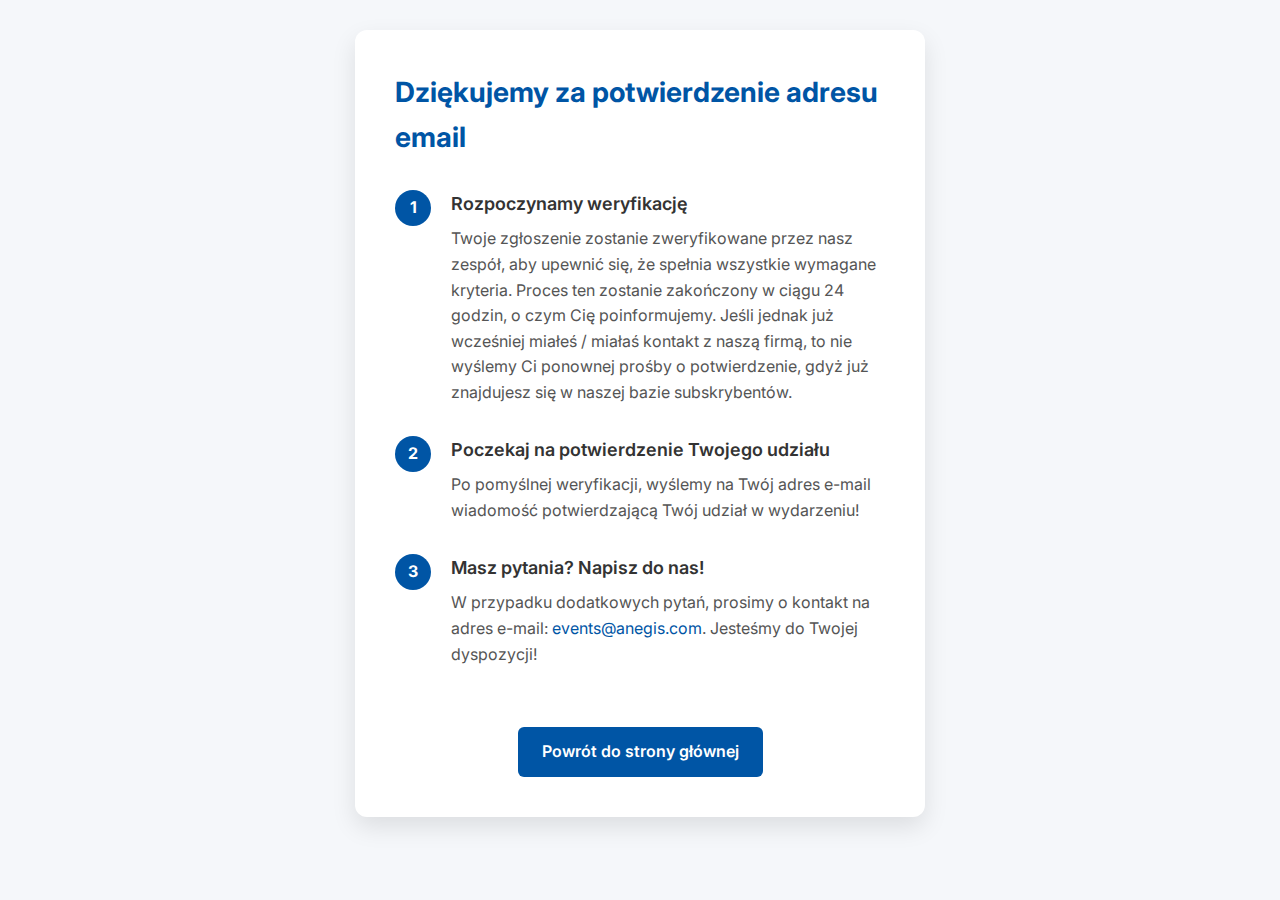
<file: public/confirmation-page.html>
<!DOCTYPE html>
<html lang="pl">
<head>
    <meta charset="UTF-8">
    <meta name="viewport" content="width=device-width, initial-scale=1.0">
    <title>Dziękujemy za potwierdzenie adresu email</title>
    <link rel="preconnect" href="https://fonts.googleapis.com">
    <link rel="preconnect" href="https://fonts.gstatic.com" crossorigin>
    <link href="https://fonts.googleapis.com/css2?family=Inter:wght@400;500;600;700&display=swap" rel="stylesheet">
    <style>
        :root {
            --primary-color: #0055a5;
            --accent-color: #e63946;
            --text-color: #333;
            --light-bg: #f8f9fa;
            --border-color: #e0e0e0;
        }
        
        * {
            margin: 0;
            padding: 0;
            box-sizing: border-box;
        }
        
        body {
            font-family: 'Inter', sans-serif;
            line-height: 1.6;
            color: var(--text-color);
            background-color: #f5f7fa;
            padding: 0;
            margin: 0;
        }
        
        .container {
            max-width: 600px;
            margin: 30px auto;
            padding: 0 15px;
        }
        
        .thank-you-card {
            background-color: white;
            border-radius: 12px;
            box-shadow: 0 10px 25px rgba(0, 0, 0, 0.1);
            padding: 40px;
        }
        
        .header {
            background-color: var(--primary-color);
            color: white;
            padding: 20px 0;
            text-align: center;
        }
        
        h1 {
            font-size: 28px;
            font-weight: 700;
            margin-bottom: 30px;
            color: var(--primary-color);
        }
        
        .step {
            display: flex;
            gap: 20px;
            margin-bottom: 30px;
        }
        
        .step:last-child {
            margin-bottom: 0;
        }
        
        .step-number {
            background-color: var(--primary-color);
            color: white;
            width: 36px;
            height: 36px;
            border-radius: 50%;
            display: flex;
            align-items: center;
            justify-content: center;
            font-weight: 700;
            flex-shrink: 0;
        }
        
        .step-content h2 {
            font-size: 18px;
            font-weight: 600;
            margin-bottom: 8px;
        }
        
        .step-content p {
            color: #555;
            font-size: 16px;
        }
        
        .button {
            display: inline-block;
            background-color: var(--primary-color);
            color: white;
            text-decoration: none;
            padding: 12px 24px;
            border-radius: 6px;
            font-weight: 600;
            margin-top: 30px;
            transition: background-color 0.2s;
        }
        
        .button:hover {
            background-color: #004080;
        }
        
        .text-center {
            text-align: center;
        }
        
        a {
            color: var(--primary-color);
            text-decoration: none;
        }
        
        a:hover {
            text-decoration: underline;
        }
        
        @media (max-width: 600px) {
            .container {
                margin: 20px auto;
            }
            
            .thank-you-card {
                padding: 25px;
            }
            
            h1 {
                font-size: 24px;
            }
            
            .step {
                gap: 15px;
            }
        }
    </style>
</head>
<body>

    <div class="container">
        <div class="thank-you-card">
            <h1>Dziękujemy za potwierdzenie adresu email</h1>
            
            <div class="step">
                <div class="step-number">1</div>
                <div class="step-content">
                    <h2>Rozpoczynamy weryfikację</h2>
                    <p>
                        Twoje zgłoszenie zostanie zweryfikowane przez nasz zespół, aby upewnić się, że spełnia wszystkie wymagane kryteria. 
                        Proces ten zostanie zakończony w ciągu 24 godzin, o czym Cię poinformujemy. Jeśli jednak już wcześniej miałeś / miałaś 
                        kontakt z naszą firmą, to nie wyślemy Ci ponownej prośby o potwierdzenie, gdyż już znajdujesz się w naszej bazie subskrybentów.
                    </p>
                </div>
            </div>
            
            <div class="step">
                <div class="step-number">2</div>
                <div class="step-content">
                    <h2>Poczekaj na potwierdzenie Twojego udziału</h2>
                    <p>
                        Po pomyślnej weryfikacji, wyślemy na Twój adres e-mail wiadomość potwierdzającą Twój udział w wydarzeniu!
                    </p>
                </div>
            </div>
            
            <div class="step">
                <div class="step-number">3</div>
                <div class="step-content">
                    <h2>Masz pytania? Napisz do nas!</h2>
                    <p>
                        W przypadku dodatkowych pytań, prosimy o kontakt na adres e-mail: <a href="mailto:events@anegis.com">events@anegis.com</a>. 
                        Jesteśmy do Twojej dyspozycji!
                    </p>
                </div>
            </div>
            
            <div class="text-center">
                <a href="/" class="button">Powrót do strony głównej</a>
            </div>
        </div>
    </div>
</body>
</html>
</file>
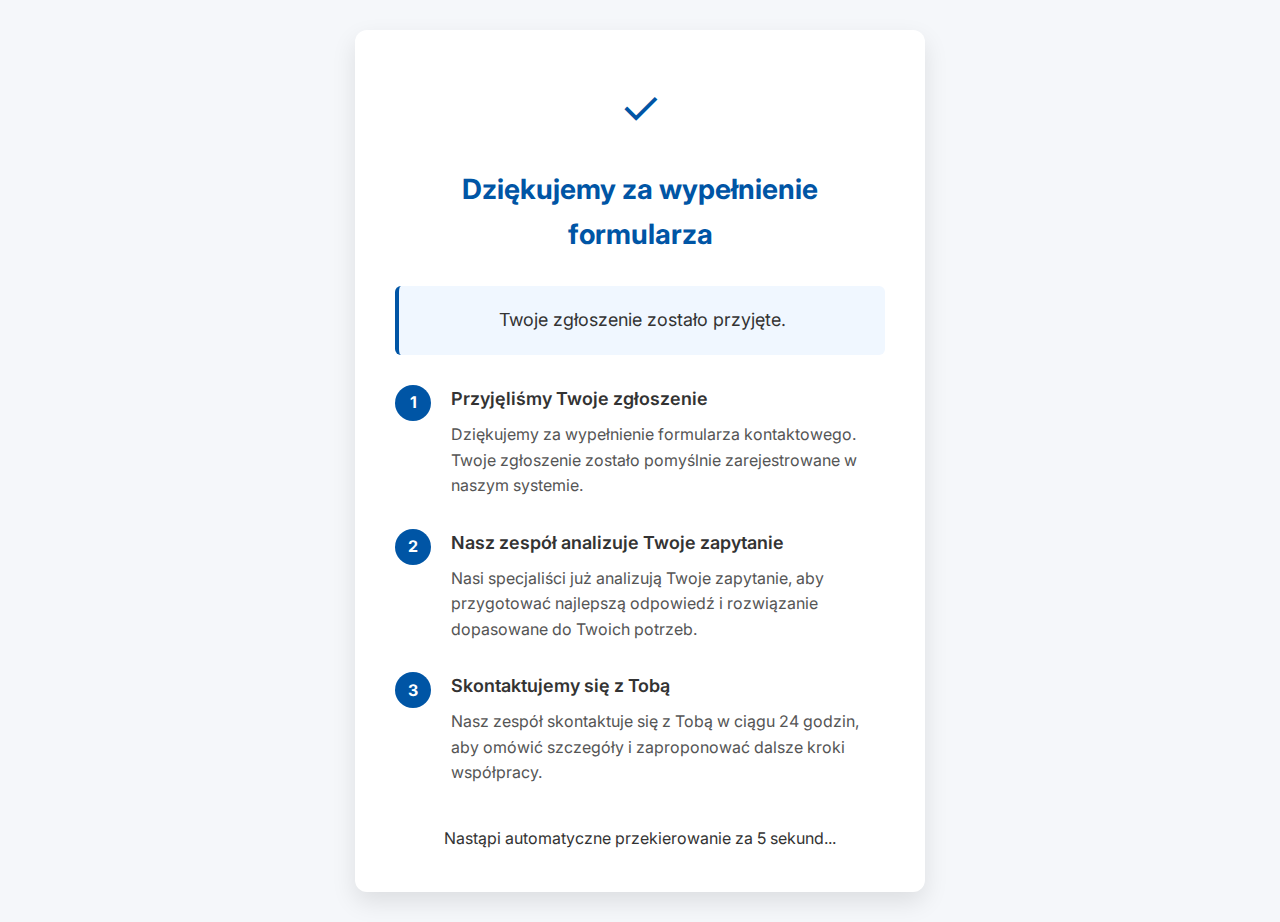
<file: public/thank-you-2.html>
<!DOCTYPE html>
<html lang="pl">
<head>
    <meta charset="UTF-8">
    <meta name="viewport" content="width=device-width, initial-scale=1.0">
    <title>Dziękujemy za wypełnienie formularza</title>
    <link rel="preconnect" href="https://fonts.googleapis.com">
    <link rel="preconnect" href="https://fonts.gstatic.com" crossorigin>
    <link href="https://fonts.googleapis.com/css2?family=Inter:wght@400;500;600;700&display=swap" rel="stylesheet">
    <style>
        :root {
            --primary-color: #0055a5;
            --accent-color: #e63946;
            --text-color: #333;
            --light-bg: #f8f9fa;
            --border-color: #e0e0e0;
        }
        
        * {
            margin: 0;
            padding: 0;
            box-sizing: border-box;
        }
        
        body {
            font-family: 'Inter', sans-serif;
            line-height: 1.6;
            color: var(--text-color);
            background-color: #f5f7fa;
            padding: 0;
            margin: 0;
        }
        
        .container {
            max-width: 600px;
            margin: 30px auto;
            padding: 0 15px;
        }
        
        .thank-you-card {
            background-color: white;
            border-radius: 12px;
            box-shadow: 0 10px 25px rgba(0, 0, 0, 0.1);
            padding: 40px;
        }
        
        .header {
            background-color: var(--primary-color);
            color: white;
            padding: 20px 0;
            text-align: center;
        }
        
        h1 {
            font-size: 28px;
            font-weight: 700;
            margin-bottom: 30px;
            color: var(--primary-color);
        }
        
        .step {
            display: flex;
            gap: 20px;
            margin-bottom: 30px;
        }
        
        .step:last-child {
            margin-bottom: 0;
        }
        
        .step-number {
            background-color: var(--primary-color);
            color: white;
            width: 36px;
            height: 36px;
            border-radius: 50%;
            display: flex;
            align-items: center;
            justify-content: center;
            font-weight: 700;
            flex-shrink: 0;
        }
        
        .step-content h2 {
            font-size: 18px;
            font-weight: 600;
            margin-bottom: 8px;
        }
        
        .step-content p {
            color: #555;
            font-size: 16px;
        }
        
        .button {
            display: inline-block;
            background-color: var(--primary-color);
            color: white;
            text-decoration: none;
            padding: 12px 24px;
            border-radius: 6px;
            font-weight: 600;
            margin-top: 30px;
            transition: background-color 0.2s;
        }
        
        .button:hover {
            background-color: #004080;
        }
        
        .text-center {
            text-align: center;
        }
        
        a {
            color: var(--primary-color);
            text-decoration: none;
        }
        
        a:hover {
            text-decoration: underline;
        }
        
        .message-box {
            background-color: #f0f7ff;
            border-left: 4px solid var(--primary-color);
            padding: 20px;
            margin: 30px 0;
            border-radius: 6px;
        }
        
        .icon {
            font-size: 48px;
            color: var(--primary-color);
            margin-bottom: 20px;
        }
        
        @media (max-width: 600px) {
            .container {
                margin: 20px auto;
            }
            
            .thank-you-card {
                padding: 25px;
            }
            
            h1 {
                font-size: 24px;
            }
            
            .step {
                gap: 15px;
            }
        }
    </style>
</head>
<body>

    <div class="container">
        <div class="thank-you-card">
            <div class="text-center">
                <div class="icon">✓</div>
                <h1>Dziękujemy za wypełnienie formularza</h1>
            </div>
            
            <div class="message-box">
                <p style="font-size: 18px; text-align: center;">
                    Twoje zgłoszenie zostało przyjęte.
                </p>
            </div>
            
            <div class="step">
                <div class="step-number">1</div>
                <div class="step-content">
                    <h2>Przyjęliśmy Twoje zgłoszenie</h2>
                    <p>
                        Dziękujemy za wypełnienie formularza kontaktowego. Twoje zgłoszenie zostało pomyślnie zarejestrowane w naszym systemie.
                    </p>
                </div>
            </div>
            
            <div class="step">
                <div class="step-number">2</div>
                <div class="step-content">
                    <h2>Nasz zespół analizuje Twoje zapytanie</h2>
                    <p>
                        Nasi specjaliści już analizują Twoje zapytanie, aby przygotować najlepszą odpowiedź i rozwiązanie dopasowane do Twoich potrzeb.
                    </p>
                </div>
            </div>
            
            <div class="step">
                <div class="step-number">3</div>
                <div class="step-content">
                    <h2>Skontaktujemy się z Tobą</h2>
                    <p>
                        Nasz zespół skontaktuje się z Tobą w ciągu 24 godzin, aby omówić szczegóły i zaproponować dalsze kroki współpracy.
                    </p>
                </div>
            </div>
            
            <div class="text-center" style="margin-top: 40px;">
                <p id="redirect-message">Nastąpi automatyczne przekierowanie za <span id="countdown">5</span> sekund...</p>
            </div>
            
            <script>
                // Set up countdown for redirection
                let seconds = 5;
                const countdownElement = document.getElementById('countdown');
                
                // Update countdown every second
                const countdownInterval = setInterval(function() {
                    seconds--;
                    countdownElement.textContent = seconds;
                    
                    if (seconds <= 0) {
                        clearInterval(countdownInterval);
                        // Redirect to previous page
                        window.history.back();
                    }
                }, 1000);
            </script>
        </div>
    </div>

</body>
</html>
</file>
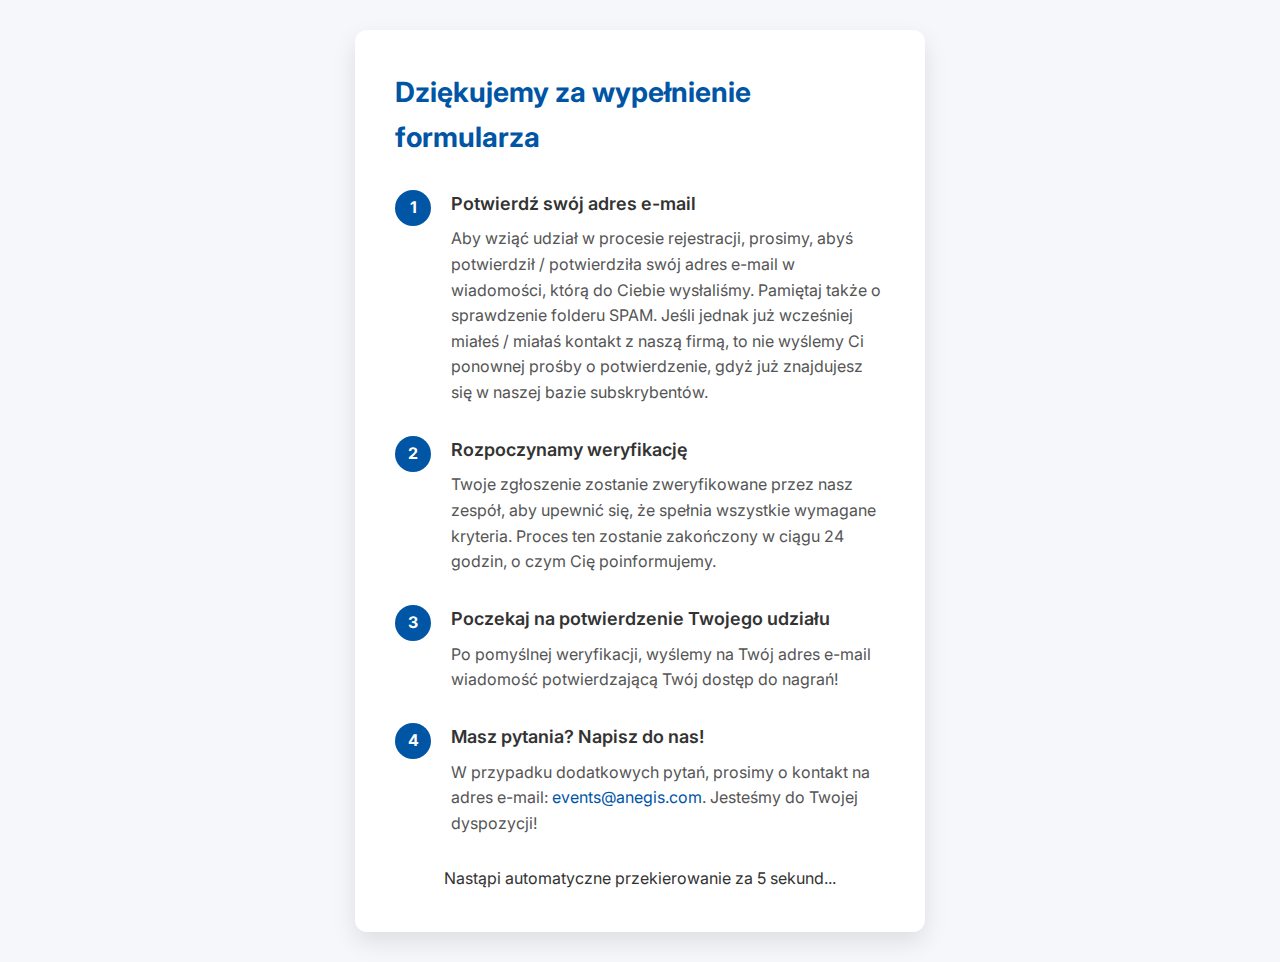
<file: public/thank-you.html>
<!DOCTYPE html>
<html lang="pl">
<head>
    <meta charset="UTF-8">
    <meta name="viewport" content="width=device-width, initial-scale=1.0">
    <title>Dziękujemy za wypełnienie formularza</title>
    <link rel="preconnect" href="https://fonts.googleapis.com">
    <link rel="preconnect" href="https://fonts.gstatic.com" crossorigin>
    <link href="https://fonts.googleapis.com/css2?family=Inter:wght@400;500;600;700&display=swap" rel="stylesheet">
    <style>
        :root {
            --primary-color: #0055a5;
            --accent-color: #e63946;
            --text-color: #333;
            --light-bg: #f8f9fa;
            --border-color: #e0e0e0;
        }
        
        * {
            margin: 0;
            padding: 0;
            box-sizing: border-box;
        }
        
        body {
            font-family: 'Inter', sans-serif;
            line-height: 1.6;
            color: var(--text-color);
            background-color: #f5f7fa;
            padding: 0;
            margin: 0;
        }
        
        .container {
            max-width: 600px;
            margin: 30px auto;
            padding: 0 15px;
        }
        
        .thank-you-card {
            background-color: white;
            border-radius: 12px;
            box-shadow: 0 10px 25px rgba(0, 0, 0, 0.1);
            padding: 40px;
        }
        
        .header {
            background-color: var(--primary-color);
            color: white;
            padding: 20px 0;
            text-align: center;
        }
        
        h1 {
            font-size: 28px;
            font-weight: 700;
            margin-bottom: 30px;
            color: var(--primary-color);
        }
        
        .step {
            display: flex;
            gap: 20px;
            margin-bottom: 30px;
        }
        
        .step:last-child {
            margin-bottom: 0;
        }
        
        .step-number {
            background-color: var(--primary-color);
            color: white;
            width: 36px;
            height: 36px;
            border-radius: 50%;
            display: flex;
            align-items: center;
            justify-content: center;
            font-weight: 700;
            flex-shrink: 0;
        }
        
        .step-content h2 {
            font-size: 18px;
            font-weight: 600;
            margin-bottom: 8px;
        }
        
        .step-content p {
            color: #555;
            font-size: 16px;
        }
        
        .button {
            display: inline-block;
            background-color: var(--primary-color);
            color: white;
            text-decoration: none;
            padding: 12px 24px;
            border-radius: 6px;
            font-weight: 600;
            margin-top: 30px;
            transition: background-color 0.2s;
        }
        
        .button:hover {
            background-color: #004080;
        }
        
        .text-center {
            text-align: center;
        }
        
        a {
            color: var(--primary-color);
            text-decoration: none;
        }
        
        a:hover {
            text-decoration: underline;
        }
        
        @media (max-width: 600px) {
            .container {
                margin: 20px auto;
            }
            
            .thank-you-card {
                padding: 25px;
            }
            
            h1 {
                font-size: 24px;
            }
            
            .step {
                gap: 15px;
            }
        }
    </style>
</head>
<body>

    <div class="container">
        <div class="thank-you-card">
            <h1>Dziękujemy za wypełnienie formularza</h1>
            
            <div class="step">
                <div class="step-number">1</div>
                <div class="step-content">
                    <h2>Potwierdź swój adres e-mail</h2>
                    <p>
                        Aby wziąć udział w procesie rejestracji, prosimy, abyś potwierdził / potwierdziła swój adres e-mail w wiadomości, którą do Ciebie wysłaliśmy. 
                        Pamiętaj także o sprawdzenie folderu SPAM. Jeśli jednak już wcześniej miałeś / miałaś kontakt z naszą firmą, to nie wyślemy Ci ponownej 
                        prośby o potwierdzenie, gdyż już znajdujesz się w naszej bazie subskrybentów.
                    </p>
                </div>
            </div>
            
            <div class="step">
                <div class="step-number">2</div>
                <div class="step-content">
                    <h2>Rozpoczynamy weryfikację</h2>
                    <p>
                        Twoje zgłoszenie zostanie zweryfikowane przez nasz zespół, aby upewnić się, że spełnia wszystkie wymagane kryteria. 
                        Proces ten zostanie zakończony w ciągu 24 godzin, o czym Cię poinformujemy.
                    </p>
                </div>
            </div>
            
            <div class="step">
                <div class="step-number">3</div>
                <div class="step-content">
                    <h2>Poczekaj na potwierdzenie Twojego udziału</h2>
                    <p>
                        Po pomyślnej weryfikacji, wyślemy na Twój adres e-mail wiadomość potwierdzającą Twój dostęp do nagrań!
                    </p>
                </div>
            </div>
            
            <div class="step">
                <div class="step-number">4</div>
                <div class="step-content">
                    <h2>Masz pytania? Napisz do nas!</h2>
                    <p>
                        W przypadku dodatkowych pytań, prosimy o kontakt na adres e-mail: <a href="mailto:events@anegis.com">events@anegis.com</a>. 
                        Jesteśmy do Twojej dyspozycji!
                    </p>
                </div>
            </div>
            
            <div class="text-center">
                <p id="redirect-message">Nastąpi automatyczne przekierowanie za <span id="countdown">5</span> sekund...</p>
            </div>
            
            <script>
                // Set up countdown for redirection
                let seconds = 25;
                const countdownElement = document.getElementById('countdown');
                
                // Update countdown every second
                const countdownInterval = setInterval(function() {
                    seconds--;
                    countdownElement.textContent = seconds;
                    
                    if (seconds <= 0) {
                        clearInterval(countdownInterval);
                        // Redirect to previous page
                        window.history.back();
                    }
                }, 1000);
            </script>
        </div>
    </div>
</body>
</html>
</file>
